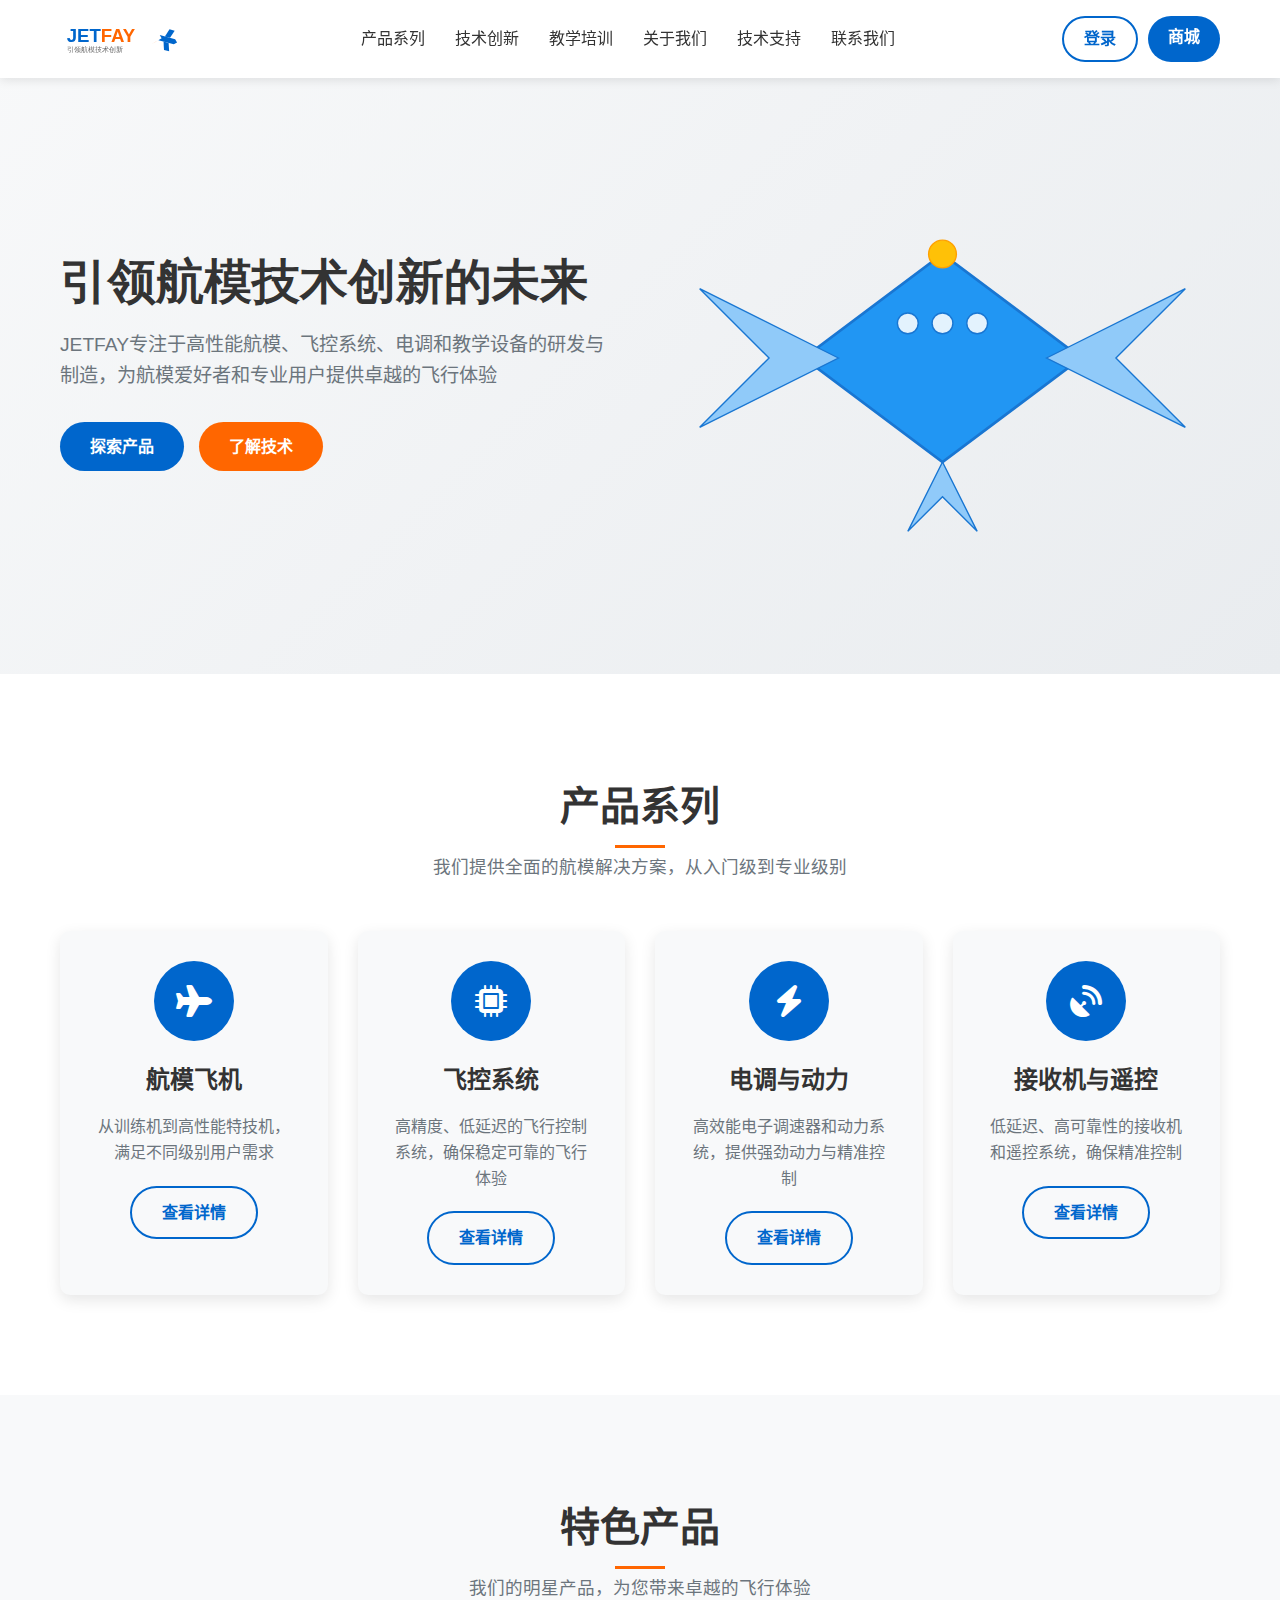
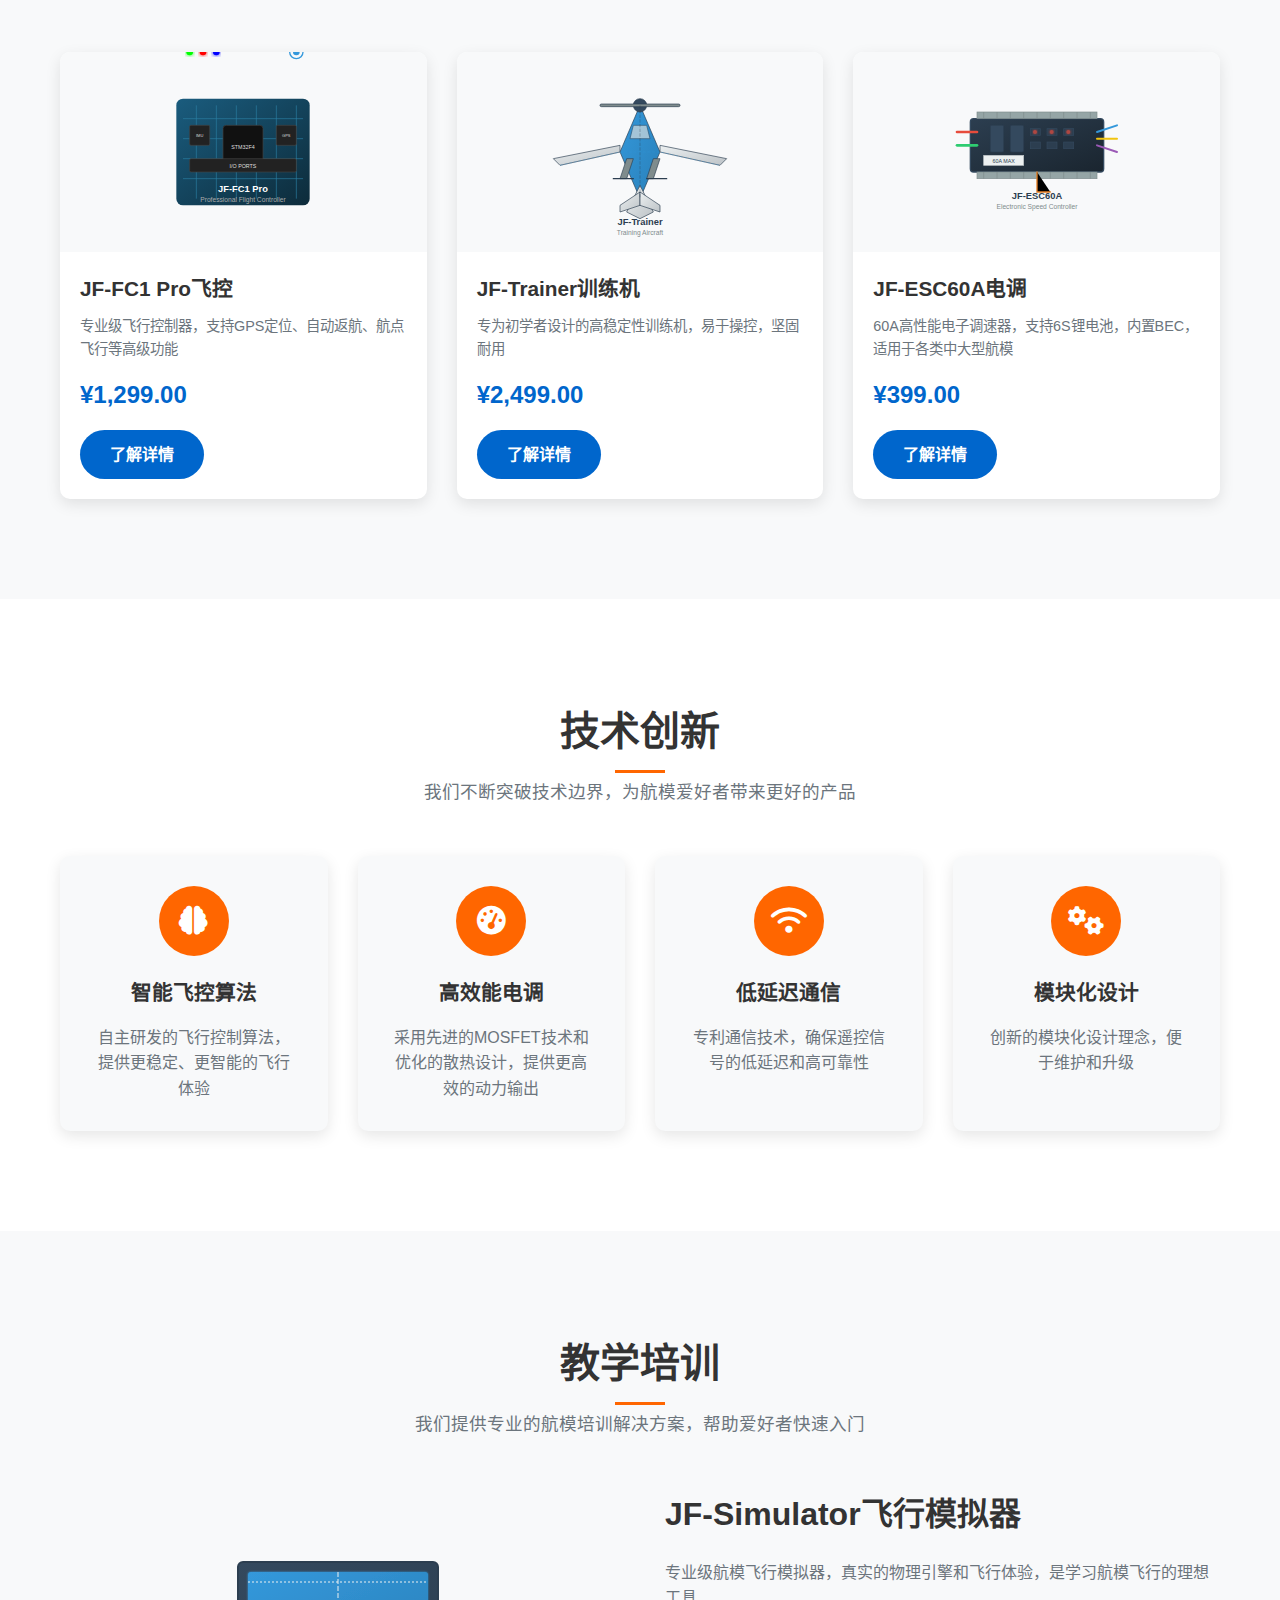
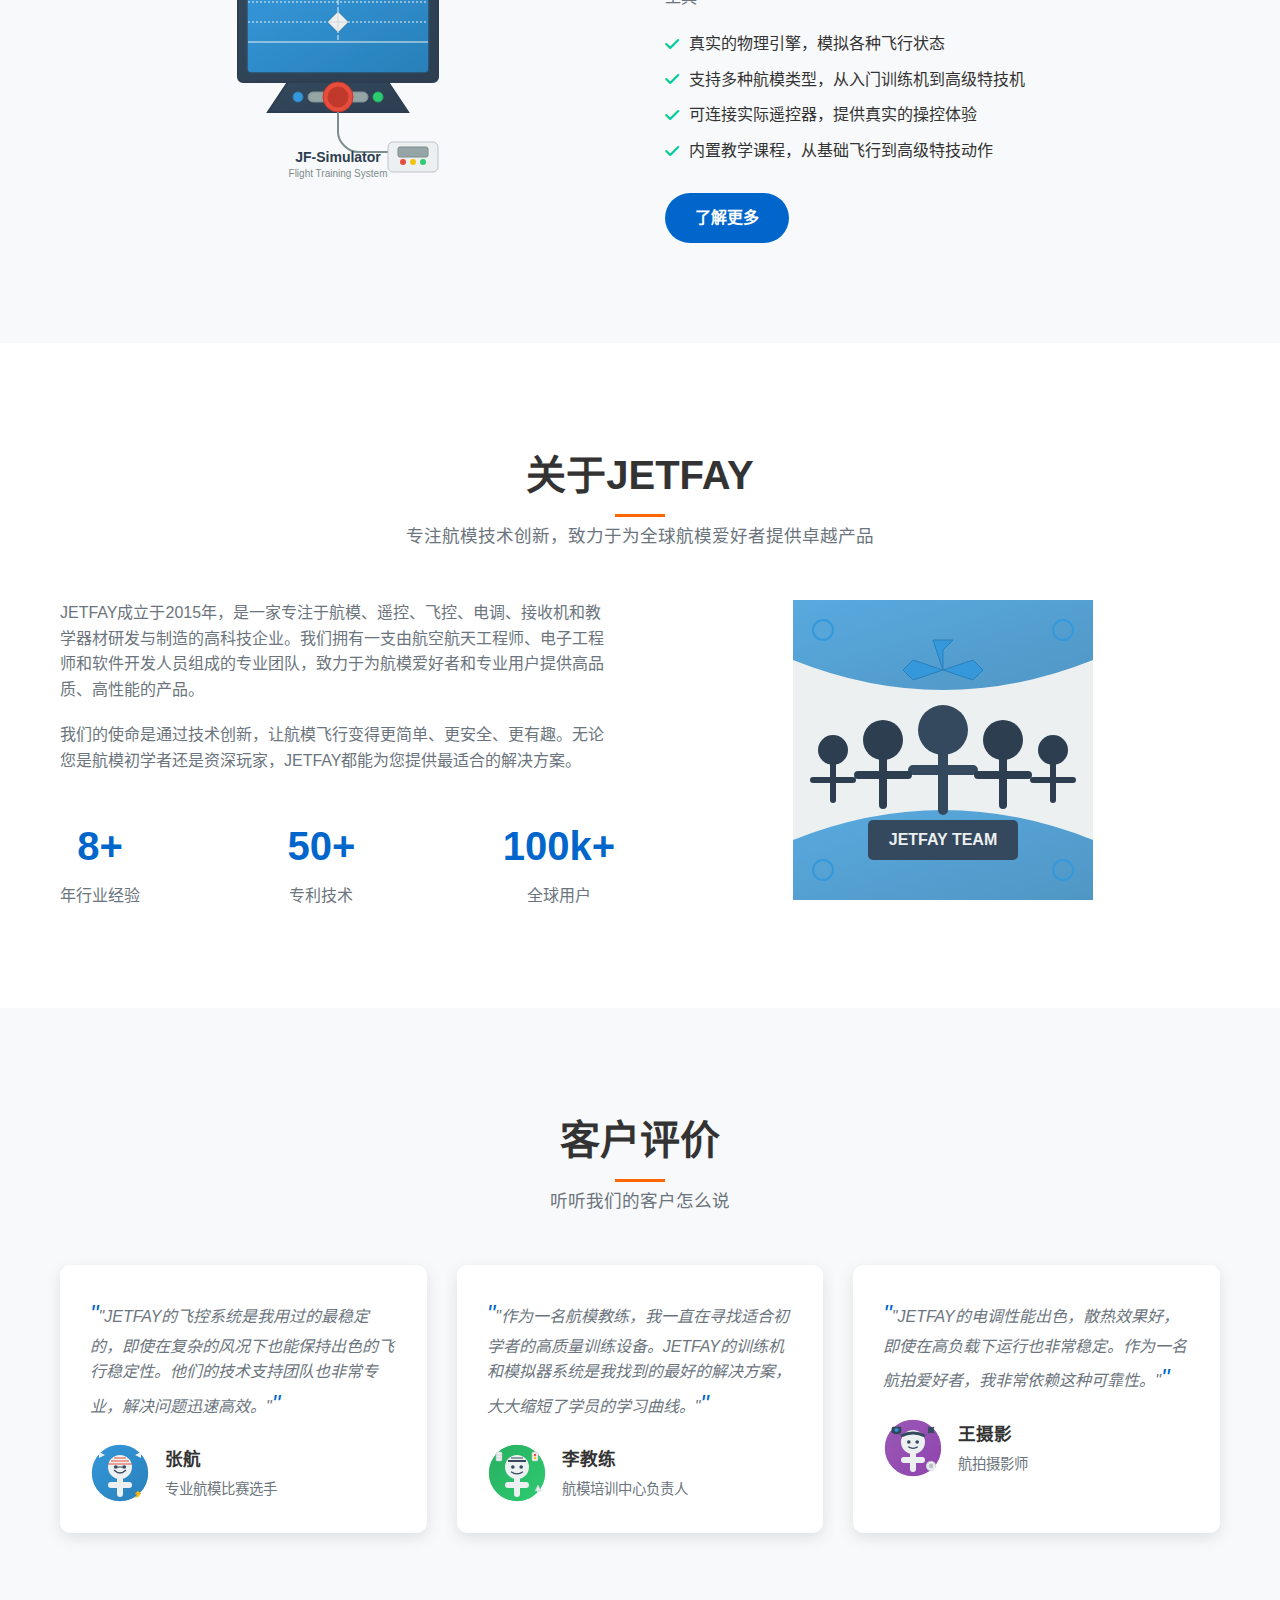
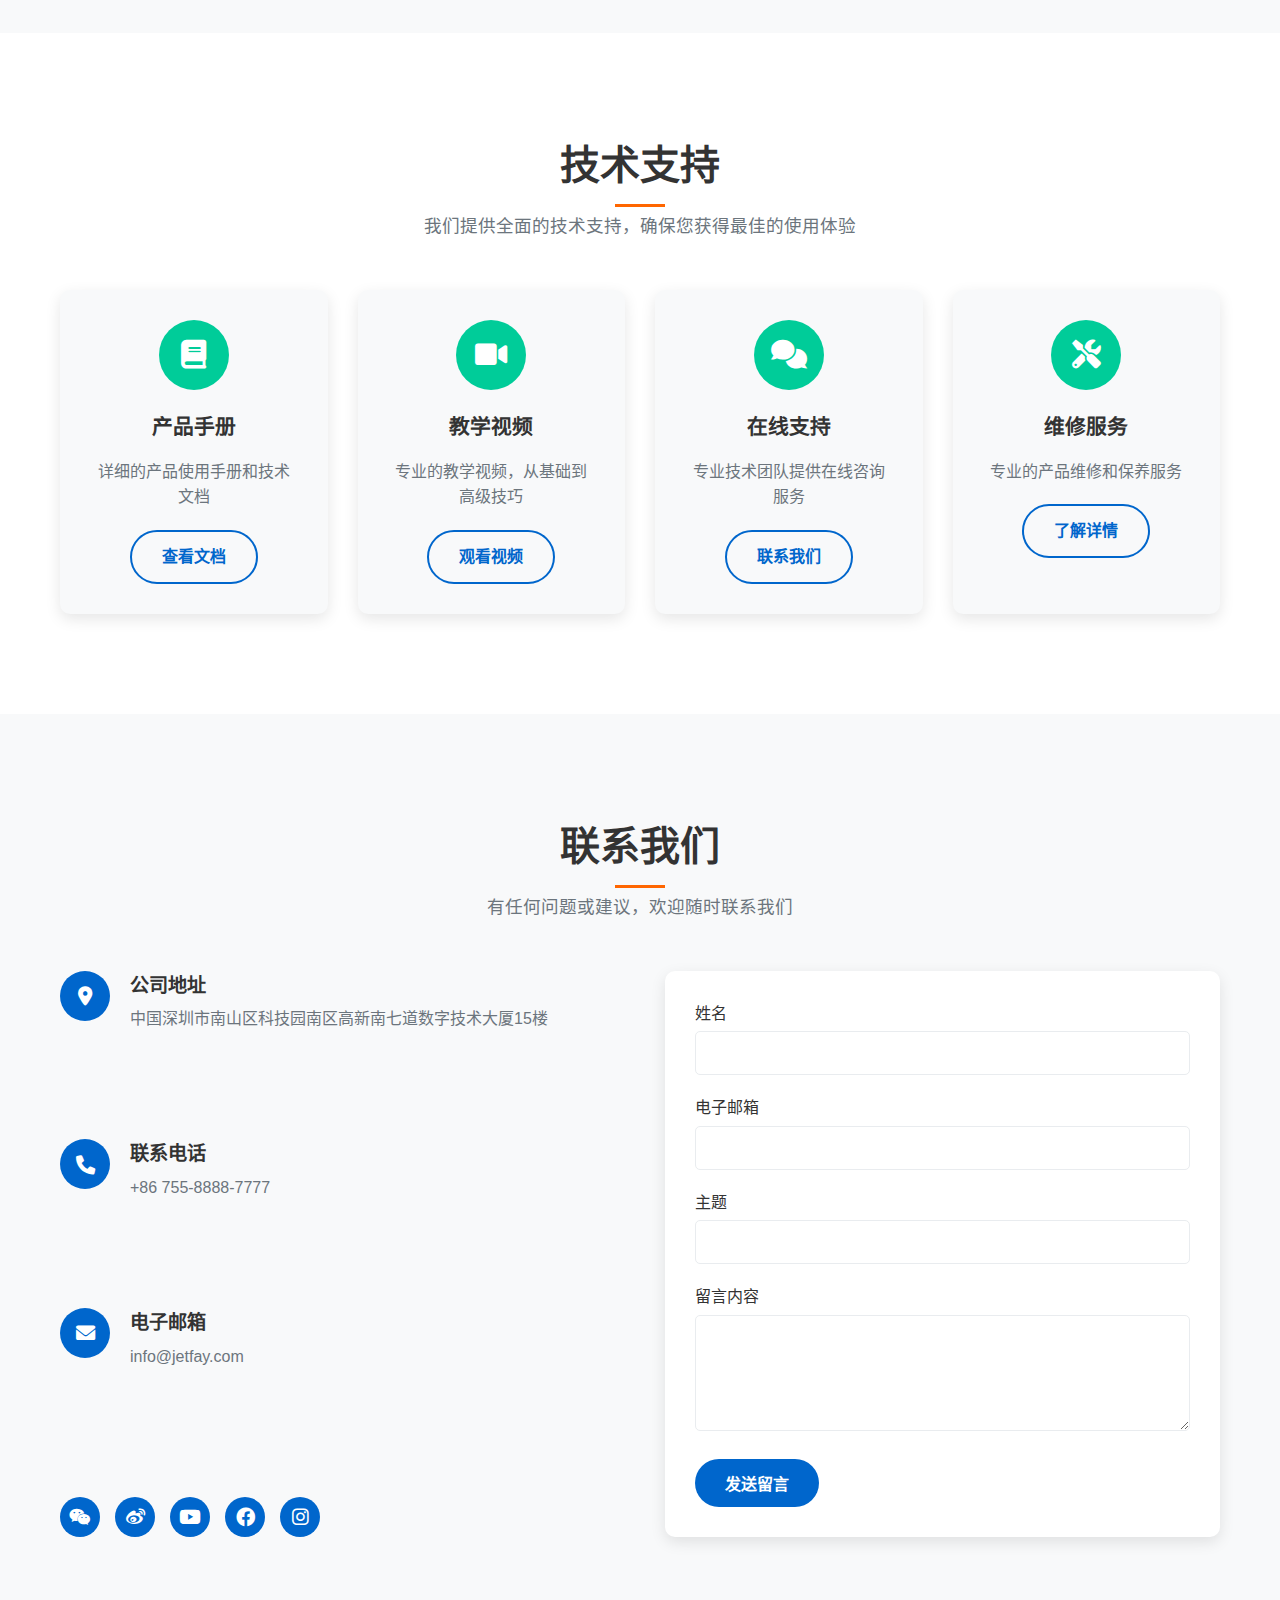
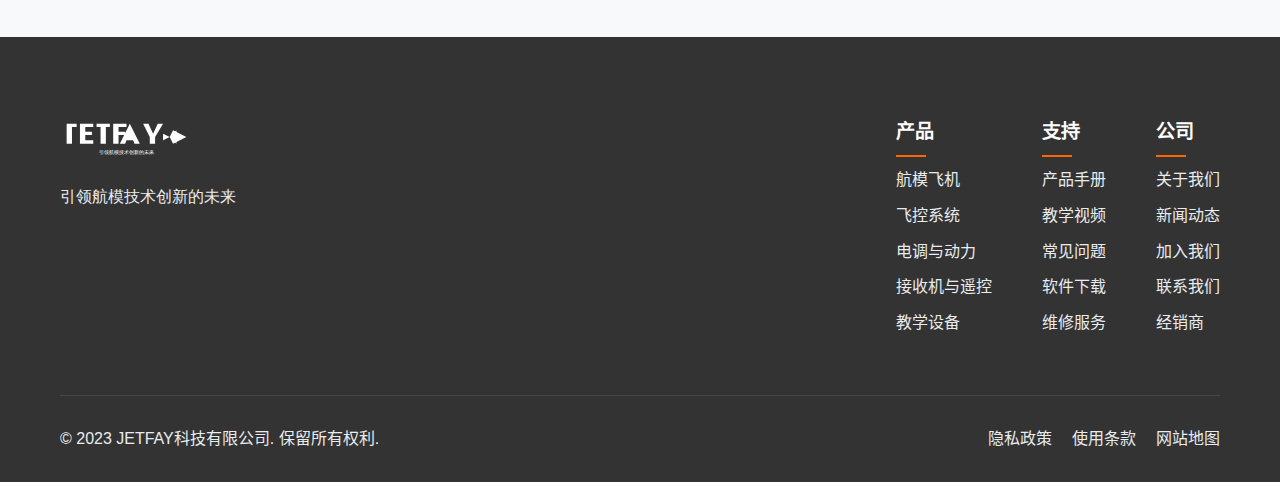
<file: index.html>
<!DOCTYPE html>
<html lang="zh-CN">
<head>
    <meta charset="UTF-8">
    <meta name="viewport" content="width=device-width, initial-scale=1.0">
    <title>JETFAY - 专业航模研发与制造</title>
    <link rel="stylesheet" href="styles.css">
    <link rel="stylesheet" href="https://cdnjs.cloudflare.com/ajax/libs/font-awesome/6.0.0-beta3/css/all.min.css">
</head>
<body>
    <!-- 导航栏 -->
    <header>
        <div class="container">
            <div class="logo">
                <a href="index.html"><img src="images/logo.svg" alt="JETFAY Logo"></a>
            </div>
            <nav>
                <ul>
                    <li><a href="#products">产品系列</a></li>
                    <li><a href="#technology">技术创新</a></li>
                    <li><a href="#training">教学培训</a></li>
                    <li><a href="#about">关于我们</a></li>
                    <li><a href="#support">技术支持</a></li>
                    <li><a href="#contact">联系我们</a></li>
                </ul>
            </nav>
            <div class="nav-buttons">
                <a href="#" class="btn btn-outline">登录</a>
                <a href="#" class="btn btn-primary">商城</a>
            </div>
        </div>
    </header>

    <!-- 英雄区域 -->
    <section class="hero">
        <div class="container">
            <div class="hero-content">
                <h1>引领航模技术创新的未来</h1>
                <p>JETFAY专注于高性能航模、飞控系统、电调和教学设备的研发与制造，为航模爱好者和专业用户提供卓越的飞行体验</p>
                <div class="hero-buttons">
                    <a href="#products" class="btn btn-primary">探索产品</a>
                    <a href="#technology" class="btn btn-secondary">了解技术</a>
                </div>
            </div>
            <div class="hero-image">
                <img src="images/hero-aircraft.svg" alt="JETFAY高性能航模">
            </div>
        </div>
    </section>

    <!-- 产品系列 -->
    <section id="products" class="products">
        <div class="container">
            <div class="section-header">
                <h2>产品系列</h2>
                <p>我们提供全面的航模解决方案，从入门级到专业级别</p>
            </div>
            <div class="product-categories">
                <div class="category">
                    <div class="category-icon">
                        <i class="fas fa-plane"></i>
                    </div>
                    <h3>航模飞机</h3>
                    <p>从训练机到高性能特技机，满足不同级别用户需求</p>
                    <a href="#" class="btn btn-outline">查看详情</a>
                </div>
                <div class="category">
                    <div class="category-icon">
                        <i class="fas fa-microchip"></i>
                    </div>
                    <h3>飞控系统</h3>
                    <p>高精度、低延迟的飞行控制系统，确保稳定可靠的飞行体验</p>
                    <a href="#" class="btn btn-outline">查看详情</a>
                </div>
                <div class="category">
                    <div class="category-icon">
                        <i class="fas fa-bolt"></i>
                    </div>
                    <h3>电调与动力</h3>
                    <p>高效能电子调速器和动力系统，提供强劲动力与精准控制</p>
                    <a href="#" class="btn btn-outline">查看详情</a>
                </div>
                <div class="category">
                    <div class="category-icon">
                        <i class="fas fa-satellite-dish"></i>
                    </div>
                    <h3>接收机与遥控</h3>
                    <p>低延迟、高可靠性的接收机和遥控系统，确保精准控制</p>
                    <a href="#" class="btn btn-outline">查看详情</a>
                </div>
            </div>
        </div>
    </section>

    <!-- 特色产品 -->
    <section class="featured-products">
        <div class="container">
            <div class="section-header">
                <h2>特色产品</h2>
                <p>我们的明星产品，为您带来卓越的飞行体验</p>
            </div>
            <div class="product-slider">
                <div class="product-card">
                    <div class="product-image">
                        <img src="images/product-fc1.svg" alt="JF-FC1飞控">
                    </div>
                    <div class="product-info">
                        <h3>JF-FC1 Pro飞控</h3>
                        <p>专业级飞行控制器，支持GPS定位、自动返航、航点飞行等高级功能</p>
                        <div class="product-price">¥1,299.00</div>
                        <a href="#" class="btn btn-primary">了解详情</a>
                    </div>
                </div>
                <div class="product-card">
                    <div class="product-image">
                        <img src="images/product-trainer.svg" alt="JF-Trainer训练机">
                    </div>
                    <div class="product-info">
                        <h3>JF-Trainer训练机</h3>
                        <p>专为初学者设计的高稳定性训练机，易于操控，坚固耐用</p>
                        <div class="product-price">¥2,499.00</div>
                        <a href="#" class="btn btn-primary">了解详情</a>
                    </div>
                </div>
                <div class="product-card">
                    <div class="product-image">
                        <img src="images/product-esc.svg" alt="JF-ESC60A电调">
                    </div>
                    <div class="product-info">
                        <h3>JF-ESC60A电调</h3>
                        <p>60A高性能电子调速器，支持6S锂电池，内置BEC，适用于各类中大型航模</p>
                        <div class="product-price">¥399.00</div>
                        <a href="#" class="btn btn-primary">了解详情</a>
                    </div>
                </div>
            </div>
        </div>
    </section>

    <!-- 技术创新 -->
    <section id="technology" class="technology">
        <div class="container">
            <div class="section-header">
                <h2>技术创新</h2>
                <p>我们不断突破技术边界，为航模爱好者带来更好的产品</p>
            </div>
            <div class="tech-features">
                <div class="tech-feature">
                    <div class="tech-icon">
                        <i class="fas fa-brain"></i>
                    </div>
                    <h3>智能飞控算法</h3>
                    <p>自主研发的飞行控制算法，提供更稳定、更智能的飞行体验</p>
                </div>
                <div class="tech-feature">
                    <div class="tech-icon">
                        <i class="fas fa-tachometer-alt"></i>
                    </div>
                    <h3>高效能电调</h3>
                    <p>采用先进的MOSFET技术和优化的散热设计，提供更高效的动力输出</p>
                </div>
                <div class="tech-feature">
                    <div class="tech-icon">
                        <i class="fas fa-wifi"></i>
                    </div>
                    <h3>低延迟通信</h3>
                    <p>专利通信技术，确保遥控信号的低延迟和高可靠性</p>
                </div>
                <div class="tech-feature">
                    <div class="tech-icon">
                        <i class="fas fa-cogs"></i>
                    </div>
                    <h3>模块化设计</h3>
                    <p>创新的模块化设计理念，便于维护和升级</p>
                </div>
            </div>
        </div>
    </section>

    <!-- 教学培训 -->
    <section id="training" class="training">
        <div class="container">
            <div class="section-header">
                <h2>教学培训</h2>
                <p>我们提供专业的航模培训解决方案，帮助爱好者快速入门</p>
            </div>
            <div class="training-content">
                <div class="training-image">
                    <img src="images/training-simulator.svg" alt="JETFAY飞行模拟器">
                </div>
                <div class="training-info">
                    <h3>JF-Simulator飞行模拟器</h3>
                    <p>专业级航模飞行模拟器，真实的物理引擎和飞行体验，是学习航模飞行的理想工具</p>
                    <ul class="training-features">
                        <li><i class="fas fa-check"></i> 真实的物理引擎，模拟各种飞行状态</li>
                        <li><i class="fas fa-check"></i> 支持多种航模类型，从入门训练机到高级特技机</li>
                        <li><i class="fas fa-check"></i> 可连接实际遥控器，提供真实的操控体验</li>
                        <li><i class="fas fa-check"></i> 内置教学课程，从基础飞行到高级特技动作</li>
                    </ul>
                    <a href="#" class="btn btn-primary">了解更多</a>
                </div>
            </div>
        </div>
    </section>

    <!-- 关于我们 -->
    <section id="about" class="about">
        <div class="container">
            <div class="section-header">
                <h2>关于JETFAY</h2>
                <p>专注航模技术创新，致力于为全球航模爱好者提供卓越产品</p>
            </div>
            <div class="about-content">
                <div class="about-info">
                    <p>JETFAY成立于2015年，是一家专注于航模、遥控、飞控、电调、接收机和教学器材研发与制造的高科技企业。我们拥有一支由航空航天工程师、电子工程师和软件开发人员组成的专业团队，致力于为航模爱好者和专业用户提供高品质、高性能的产品。</p>
                    <p>我们的使命是通过技术创新，让航模飞行变得更简单、更安全、更有趣。无论您是航模初学者还是资深玩家，JETFAY都能为您提供最适合的解决方案。</p>
                    <div class="about-stats">
                        <div class="stat">
                            <div class="stat-number">8+</div>
                            <div class="stat-label">年行业经验</div>
                        </div>
                        <div class="stat">
                            <div class="stat-number">50+</div>
                            <div class="stat-label">专利技术</div>
                        </div>
                        <div class="stat">
                            <div class="stat-number">100k+</div>
                            <div class="stat-label">全球用户</div>
                        </div>
                    </div>
                </div>
                <div class="about-image">
                    <img src="images/about-team.svg" alt="JETFAY团队">
                </div>
            </div>
        </div>
    </section>

    <!-- 客户评价 -->
    <section class="testimonials">
        <div class="container">
            <div class="section-header">
                <h2>客户评价</h2>
                <p>听听我们的客户怎么说</p>
            </div>
            <div class="testimonial-slider">
                <div class="testimonial">
                    <div class="testimonial-content">
                        <p>"JETFAY的飞控系统是我用过的最稳定的，即使在复杂的风况下也能保持出色的飞行稳定性。他们的技术支持团队也非常专业，解决问题迅速高效。"</p>
                    </div>
                    <div class="testimonial-author">
                        <img src="images/testimonial-1.svg" alt="张航">
                        <div class="author-info">
                            <h4>张航</h4>
                            <p>专业航模比赛选手</p>
                        </div>
                    </div>
                </div>
                <div class="testimonial">
                    <div class="testimonial-content">
                        <p>"作为一名航模教练，我一直在寻找适合初学者的高质量训练设备。JETFAY的训练机和模拟器系统是我找到的最好的解决方案，大大缩短了学员的学习曲线。"</p>
                    </div>
                    <div class="testimonial-author">
                        <img src="images/testimonial-2.svg" alt="李教练">
                        <div class="author-info">
                            <h4>李教练</h4>
                            <p>航模培训中心负责人</p>
                        </div>
                    </div>
                </div>
                <div class="testimonial">
                    <div class="testimonial-content">
                        <p>"JETFAY的电调性能出色，散热效果好，即使在高负载下运行也非常稳定。作为一名航拍爱好者，我非常依赖这种可靠性。"</p>
                    </div>
                    <div class="testimonial-author">
                        <img src="images/testimonial-3.svg" alt="王摄影">
                        <div class="author-info">
                            <h4>王摄影</h4>
                            <p>航拍摄影师</p>
                        </div>
                    </div>
                </div>
            </div>
        </div>
    </section>

    <!-- 技术支持 -->
    <section id="support" class="support">
        <div class="container">
            <div class="section-header">
                <h2>技术支持</h2>
                <p>我们提供全面的技术支持，确保您获得最佳的使用体验</p>
            </div>
            <div class="support-options">
                <div class="support-option">
                    <div class="support-icon">
                        <i class="fas fa-book"></i>
                    </div>
                    <h3>产品手册</h3>
                    <p>详细的产品使用手册和技术文档</p>
                    <a href="#" class="btn btn-outline">查看文档</a>
                </div>
                <div class="support-option">
                    <div class="support-icon">
                        <i class="fas fa-video"></i>
                    </div>
                    <h3>教学视频</h3>
                    <p>专业的教学视频，从基础到高级技巧</p>
                    <a href="#" class="btn btn-outline">观看视频</a>
                </div>
                <div class="support-option">
                    <div class="support-icon">
                        <i class="fas fa-comments"></i>
                    </div>
                    <h3>在线支持</h3>
                    <p>专业技术团队提供在线咨询服务</p>
                    <a href="#" class="btn btn-outline">联系我们</a>
                </div>
                <div class="support-option">
                    <div class="support-icon">
                        <i class="fas fa-tools"></i>
                    </div>
                    <h3>维修服务</h3>
                    <p>专业的产品维修和保养服务</p>
                    <a href="#" class="btn btn-outline">了解详情</a>
                </div>
            </div>
        </div>
    </section>

    <!-- 联系我们 -->
    <section id="contact" class="contact">
        <div class="container">
            <div class="section-header">
                <h2>联系我们</h2>
                <p>有任何问题或建议，欢迎随时联系我们</p>
            </div>
            <div class="contact-content">
                <div class="contact-info">
                    <div class="contact-item">
                        <div class="contact-icon">
                            <i class="fas fa-map-marker-alt"></i>
                        </div>
                        <div class="contact-text">
                            <h3>公司地址</h3>
                            <p>中国深圳市南山区科技园南区高新南七道数字技术大厦15楼</p>
                        </div>
                    </div>
                    <div class="contact-item">
                        <div class="contact-icon">
                            <i class="fas fa-phone"></i>
                        </div>
                        <div class="contact-text">
                            <h3>联系电话</h3>
                            <p>+86 755-8888-7777</p>
                        </div>
                    </div>
                    <div class="contact-item">
                        <div class="contact-icon">
                            <i class="fas fa-envelope"></i>
                        </div>
                        <div class="contact-text">
                            <h3>电子邮箱</h3>
                            <p>info@jetfay.com</p>
                        </div>
                    </div>
                    <div class="social-media">
                        <a href="#" class="social-icon"><i class="fab fa-weixin"></i></a>
                        <a href="#" class="social-icon"><i class="fab fa-weibo"></i></a>
                        <a href="#" class="social-icon"><i class="fab fa-youtube"></i></a>
                        <a href="#" class="social-icon"><i class="fab fa-facebook"></i></a>
                        <a href="#" class="social-icon"><i class="fab fa-instagram"></i></a>
                    </div>
                </div>
                <div class="contact-form">
                    <form action="#" method="post">
                        <div class="form-group">
                            <label for="name">姓名</label>
                            <input type="text" id="name" name="name" required>
                        </div>
                        <div class="form-group">
                            <label for="email">电子邮箱</label>
                            <input type="email" id="email" name="email" required>
                        </div>
                        <div class="form-group">
                            <label for="subject">主题</label>
                            <input type="text" id="subject" name="subject" required>
                        </div>
                        <div class="form-group">
                            <label for="message">留言内容</label>
                            <textarea id="message" name="message" rows="5" required></textarea>
                        </div>
                        <button type="submit" class="btn btn-primary">发送留言</button>
                    </form>
                </div>
            </div>
        </div>
    </section>

    <!-- 页脚 -->
    <footer>
        <div class="container">
            <div class="footer-content">
                <div class="footer-logo">
                    <img src="images/logo-white.svg" alt="JETFAY Logo">
                    <p>引领航模技术创新的未来</p>
                </div>
                <div class="footer-links">
                    <div class="footer-column">
                        <h3>产品</h3>
                        <ul>
                            <li><a href="#">航模飞机</a></li>
                            <li><a href="#">飞控系统</a></li>
                            <li><a href="#">电调与动力</a></li>
                            <li><a href="#">接收机与遥控</a></li>
                            <li><a href="#">教学设备</a></li>
                        </ul>
                    </div>
                    <div class="footer-column">
                        <h3>支持</h3>
                        <ul>
                            <li><a href="#">产品手册</a></li>
                            <li><a href="#">教学视频</a></li>
                            <li><a href="#">常见问题</a></li>
                            <li><a href="#">软件下载</a></li>
                            <li><a href="#">维修服务</a></li>
                        </ul>
                    </div>
                    <div class="footer-column">
                        <h3>公司</h3>
                        <ul>
                            <li><a href="#">关于我们</a></li>
                            <li><a href="#">新闻动态</a></li>
                            <li><a href="#">加入我们</a></li>
                            <li><a href="#">联系我们</a></li>
                            <li><a href="#">经销商</a></li>
                        </ul>
                    </div>
                </div>
            </div>
            <div class="footer-bottom">
                <div class="copyright">
                    <p>&copy; 2023 JETFAY科技有限公司. 保留所有权利.</p>
                </div>
                <div class="footer-nav">
                    <a href="#">隐私政策</a>
                    <a href="#">使用条款</a>
                    <a href="#">网站地图</a>
                </div>
            </div>
        </div>
    </footer>

    <script src="script.js"></script>
</body>
</html>
</file>
<file: styles.css>
/* 全局样式 */
:root {
    --primary-color: #0066cc;
    --secondary-color: #ff6600;
    --accent-color: #00cc99;
    --dark-color: #333333;
    --light-color: #f8f9fa;
    --gray-color: #6c757d;
    --light-gray: #e9ecef;
    --white-color: #ffffff;
    --box-shadow: 0 5px 15px rgba(0, 0, 0, 0.1);
    --transition: all 0.3s ease;
}

* {
    margin: 0;
    padding: 0;
    box-sizing: border-box;
}

html {
    scroll-behavior: smooth;
}

body {
    font-family: 'Segoe UI', 'Helvetica Neue', Arial, sans-serif;
    line-height: 1.6;
    color: var(--dark-color);
    background-color: var(--white-color);
}

.container {
    width: 100%;
    max-width: 1200px;
    margin: 0 auto;
    padding: 0 20px;
}

a {
    text-decoration: none;
    color: var(--primary-color);
    transition: var(--transition);
}

a:hover {
    color: var(--secondary-color);
}

ul {
    list-style: none;
}

img {
    max-width: 100%;
    height: auto;
}

.section-header {
    text-align: center;
    margin-bottom: 50px;
}

.section-header h2 {
    font-size: 2.5rem;
    margin-bottom: 15px;
    color: var(--dark-color);
    position: relative;
    display: inline-block;
}

.section-header h2:after {
    content: '';
    position: absolute;
    bottom: -10px;
    left: 50%;
    transform: translateX(-50%);
    width: 50px;
    height: 3px;
    background-color: var(--secondary-color);
}

.section-header p {
    font-size: 1.1rem;
    color: var(--gray-color);
    max-width: 700px;
    margin: 0 auto;
}

/* 按钮样式 */
.btn {
    display: inline-block;
    padding: 12px 30px;
    border-radius: 30px;
    font-weight: 600;
    text-align: center;
    cursor: pointer;
    transition: var(--transition);
    border: none;
    font-size: 1rem;
}

.btn-primary {
    background-color: var(--primary-color);
    color: var(--white-color);
}

.btn-primary:hover {
    background-color: #0055aa;
    color: var(--white-color);
    transform: translateY(-3px);
    box-shadow: var(--box-shadow);
}

.btn-secondary {
    background-color: var(--secondary-color);
    color: var(--white-color);
}

.btn-secondary:hover {
    background-color: #e55500;
    color: var(--white-color);
    transform: translateY(-3px);
    box-shadow: var(--box-shadow);
}

.btn-outline {
    background-color: transparent;
    color: var(--primary-color);
    border: 2px solid var(--primary-color);
}

.btn-outline:hover {
    background-color: var(--primary-color);
    color: var(--white-color);
    transform: translateY(-3px);
    box-shadow: var(--box-shadow);
}

/* 导航栏 */
header {
    position: fixed;
    top: 0;
    left: 0;
    width: 100%;
    background-color: var(--white-color);
    box-shadow: 0 2px 10px rgba(0, 0, 0, 0.1);
    z-index: 1000;
    padding: 15px 0;
    transition: var(--transition);
}

header .container {
    display: flex;
    justify-content: space-between;
    align-items: center;
}

.logo img {
    height: 40px;
}

nav ul {
    display: flex;
}

nav ul li {
    margin: 0 15px;
}

nav ul li a {
    color: var(--dark-color);
    font-weight: 500;
    padding: 5px 0;
    position: relative;
}

nav ul li a:after {
    content: '';
    position: absolute;
    bottom: 0;
    left: 0;
    width: 0;
    height: 2px;
    background-color: var(--primary-color);
    transition: var(--transition);
}

nav ul li a:hover:after,
nav ul li a.active:after {
    width: 100%;
}

.nav-buttons {
    display: flex;
    gap: 10px;
}

.nav-buttons .btn {
    padding: 8px 20px;
}

/* 英雄区域 */
.hero {
    padding: 150px 0 100px;
    background: linear-gradient(135deg, #f8f9fa 0%, #e9ecef 100%);
    position: relative;
    overflow: hidden;
}

.hero .container {
    display: flex;
    align-items: center;
    justify-content: space-between;
}

.hero-content {
    flex: 1;
    padding-right: 50px;
}

.hero-content h1 {
    font-size: 3rem;
    margin-bottom: 20px;
    color: var(--dark-color);
    line-height: 1.2;
}

.hero-content p {
    font-size: 1.2rem;
    margin-bottom: 30px;
    color: var(--gray-color);
}

.hero-buttons {
    display: flex;
    gap: 15px;
}

.hero-image {
    flex: 1;
    text-align: center;
}

.hero-image img {
    max-width: 100%;
    animation: float 6s ease-in-out infinite;
}

@keyframes float {
    0% {
        transform: translateY(0px);
    }
    50% {
        transform: translateY(-20px);
    }
    100% {
        transform: translateY(0px);
    }
}

/* 产品系列 */
.products {
    padding: 100px 0;
    background-color: var(--white-color);
}

.product-categories {
    display: grid;
    grid-template-columns: repeat(auto-fit, minmax(250px, 1fr));
    gap: 30px;
}

.category {
    background-color: var(--light-color);
    border-radius: 10px;
    padding: 30px;
    text-align: center;
    transition: var(--transition);
    box-shadow: var(--box-shadow);
}

.category:hover {
    transform: translateY(-10px);
    box-shadow: 0 15px 30px rgba(0, 0, 0, 0.15);
}

.category-icon {
    width: 80px;
    height: 80px;
    margin: 0 auto 20px;
    background-color: var(--primary-color);
    border-radius: 50%;
    display: flex;
    align-items: center;
    justify-content: center;
    color: var(--white-color);
    font-size: 2rem;
}

.category h3 {
    font-size: 1.5rem;
    margin-bottom: 15px;
    color: var(--dark-color);
}

.category p {
    margin-bottom: 20px;
    color: var(--gray-color);
}

/* 特色产品 */
.featured-products {
    padding: 100px 0;
    background-color: var(--light-color);
}

.product-slider {
    display: grid;
    grid-template-columns: repeat(auto-fit, minmax(300px, 1fr));
    gap: 30px;
}

.product-card {
    background-color: var(--white-color);
    border-radius: 10px;
    overflow: hidden;
    box-shadow: var(--box-shadow);
    transition: var(--transition);
}

.product-card:hover {
    transform: translateY(-10px);
    box-shadow: 0 15px 30px rgba(0, 0, 0, 0.15);
}

.product-image {
    height: 200px;
    overflow: hidden;
    display: flex;
    align-items: center;
    justify-content: center;
    background-color: var(--light-color);
}

.product-image img {
    max-height: 100%;
    transition: var(--transition);
}

.product-card:hover .product-image img {
    transform: scale(1.05);
}

.product-info {
    padding: 20px;
}

.product-info h3 {
    font-size: 1.3rem;
    margin-bottom: 10px;
    color: var(--dark-color);
}

.product-info p {
    margin-bottom: 15px;
    color: var(--gray-color);
    font-size: 0.9rem;
}

.product-price {
    font-size: 1.5rem;
    font-weight: 700;
    color: var(--primary-color);
    margin-bottom: 15px;
}

/* 技术创新 */
.technology {
    padding: 100px 0;
    background-color: var(--white-color);
}

.tech-features {
    display: grid;
    grid-template-columns: repeat(auto-fit, minmax(250px, 1fr));
    gap: 30px;
}

.tech-feature {
    text-align: center;
    padding: 30px;
    border-radius: 10px;
    transition: var(--transition);
    background-color: var(--light-color);
    box-shadow: var(--box-shadow);
}

.tech-feature:hover {
    transform: translateY(-10px);
    box-shadow: 0 15px 30px rgba(0, 0, 0, 0.15);
}

.tech-icon {
    width: 70px;
    height: 70px;
    margin: 0 auto 20px;
    background-color: var(--secondary-color);
    border-radius: 50%;
    display: flex;
    align-items: center;
    justify-content: center;
    color: var(--white-color);
    font-size: 1.8rem;
}

.tech-feature h3 {
    font-size: 1.3rem;
    margin-bottom: 15px;
    color: var(--dark-color);
}

.tech-feature p {
    color: var(--gray-color);
}

/* 教学培训 */
.training {
    padding: 100px 0;
    background-color: var(--light-color);
}

.training-content {
    display: flex;
    align-items: center;
    gap: 50px;
}

.training-image {
    flex: 1;
    text-align: center;
}

.training-info {
    flex: 1;
}

.training-info h3 {
    font-size: 2rem;
    margin-bottom: 20px;
    color: var(--dark-color);
}

.training-info p {
    margin-bottom: 20px;
    color: var(--gray-color);
}

.training-features {
    margin-bottom: 30px;
}

.training-features li {
    margin-bottom: 10px;
    display: flex;
    align-items: center;
}

.training-features li i {
    color: var(--accent-color);
    margin-right: 10px;
}

/* 关于我们 */
.about {
    padding: 100px 0;
    background-color: var(--white-color);
}

.about-content {
    display: flex;
    align-items: center;
    gap: 50px;
}

.about-info {
    flex: 1;
}

.about-info p {
    margin-bottom: 20px;
    color: var(--gray-color);
}

.about-stats {
    display: flex;
    justify-content: space-between;
    margin-top: 40px;
}

.stat {
    text-align: center;
}

.stat-number {
    font-size: 2.5rem;
    font-weight: 700;
    color: var(--primary-color);
    margin-bottom: 5px;
}

.stat-label {
    color: var(--gray-color);
    font-size: 1rem;
}

.about-image {
    flex: 1;
    text-align: center;
}

/* 客户评价 */
.testimonials {
    padding: 100px 0;
    background-color: var(--light-color);
}

.testimonial-slider {
    display: grid;
    grid-template-columns: repeat(auto-fit, minmax(300px, 1fr));
    gap: 30px;
}

.testimonial {
    background-color: var(--white-color);
    border-radius: 10px;
    padding: 30px;
    box-shadow: var(--box-shadow);
    transition: var(--transition);
}

.testimonial:hover {
    transform: translateY(-10px);
    box-shadow: 0 15px 30px rgba(0, 0, 0, 0.15);
}

.testimonial-content {
    margin-bottom: 20px;
}

.testimonial-content p {
    font-style: italic;
    color: var(--gray-color);
    position: relative;
}

.testimonial-content p:before,
.testimonial-content p:after {
    content: '"';
    font-size: 1.5rem;
    color: var(--primary-color);
}

.testimonial-author {
    display: flex;
    align-items: center;
}

.testimonial-author img {
    width: 60px;
    height: 60px;
    border-radius: 50%;
    margin-right: 15px;
    object-fit: cover;
}

.author-info h4 {
    font-size: 1.1rem;
    margin-bottom: 5px;
    color: var(--dark-color);
}

.author-info p {
    font-size: 0.9rem;
    color: var(--gray-color);
}

/* 技术支持 */
.support {
    padding: 100px 0;
    background-color: var(--white-color);
}

.support-options {
    display: grid;
    grid-template-columns: repeat(auto-fit, minmax(250px, 1fr));
    gap: 30px;
}

.support-option {
    text-align: center;
    padding: 30px;
    border-radius: 10px;
    background-color: var(--light-color);
    box-shadow: var(--box-shadow);
    transition: var(--transition);
}

.support-option:hover {
    transform: translateY(-10px);
    box-shadow: 0 15px 30px rgba(0, 0, 0, 0.15);
}

.support-icon {
    width: 70px;
    height: 70px;
    margin: 0 auto 20px;
    background-color: var(--accent-color);
    border-radius: 50%;
    display: flex;
    align-items: center;
    justify-content: center;
    color: var(--white-color);
    font-size: 1.8rem;
}

.support-option h3 {
    font-size: 1.3rem;
    margin-bottom: 15px;
    color: var(--dark-color);
}

.support-option p {
    margin-bottom: 20px;
    color: var(--gray-color);
}

/* 联系我们 */
.contact {
    padding: 100px 0;
    background-color: var(--light-color);
}

.contact-content {
    display: grid;
    grid-template-columns: repeat(auto-fit, minmax(300px, 1fr));
    gap: 50px;
}

.contact-info {
    display: flex;
    flex-direction: column;
    justify-content: space-between;
}

.contact-item {
    display: flex;
    margin-bottom: 30px;
}

.contact-icon {
    width: 50px;
    height: 50px;
    background-color: var(--primary-color);
    border-radius: 50%;
    display: flex;
    align-items: center;
    justify-content: center;
    color: var(--white-color);
    font-size: 1.2rem;
    margin-right: 20px;
}

.contact-text h3 {
    font-size: 1.2rem;
    margin-bottom: 5px;
    color: var(--dark-color);
}

.contact-text p {
    color: var(--gray-color);
}

.social-media {
    display: flex;
    gap: 15px;
    margin-top: 20px;
}

.social-icon {
    width: 40px;
    height: 40px;
    background-color: var(--primary-color);
    border-radius: 50%;
    display: flex;
    align-items: center;
    justify-content: center;
    color: var(--white-color);
    font-size: 1.2rem;
    transition: var(--transition);
}

.social-icon:hover {
    background-color: var(--secondary-color);
    transform: translateY(-5px);
}

.contact-form form {
    background-color: var(--white-color);
    padding: 30px;
    border-radius: 10px;
    box-shadow: var(--box-shadow);
}

.form-group {
    margin-bottom: 20px;
}

.form-group label {
    display: block;
    margin-bottom: 5px;
    color: var(--dark-color);
    font-weight: 500;
}

.form-group input,
.form-group textarea {
    width: 100%;
    padding: 12px 15px;
    border: 1px solid var(--light-gray);
    border-radius: 5px;
    font-size: 1rem;
    transition: var(--transition);
}

.form-group input:focus,
.form-group textarea:focus {
    outline: none;
    border-color: var(--primary-color);
    box-shadow: 0 0 0 2px rgba(0, 102, 204, 0.2);
}

/* 页脚 */
footer {
    background-color: var(--dark-color);
    color: var(--white-color);
    padding: 80px 0 30px;
}

.footer-content {
    display: flex;
    justify-content: space-between;
    margin-bottom: 50px;
}

.footer-logo img {
    height: 40px;
    margin-bottom: 20px;
}

.footer-logo p {
    color: var(--light-gray);
    max-width: 300px;
}

.footer-links {
    display: flex;
    gap: 50px;
}

.footer-column h3 {
    font-size: 1.2rem;
    margin-bottom: 20px;
    color: var(--white-color);
    position: relative;
}

.footer-column h3:after {
    content: '';
    position: absolute;
    bottom: -10px;
    left: 0;
    width: 30px;
    height: 2px;
    background-color: var(--secondary-color);
}

.footer-column ul li {
    margin-bottom: 10px;
}

.footer-column ul li a {
    color: var(--light-gray);
    transition: var(--transition);
}

.footer-column ul li a:hover {
    color: var(--secondary-color);
    padding-left: 5px;
}

.footer-bottom {
    display: flex;
    justify-content: space-between;
    align-items: center;
    padding-top: 30px;
    border-top: 1px solid rgba(255, 255, 255, 0.1);
}

.copyright p {
    color: var(--light-gray);
}

.footer-nav {
    display: flex;
    gap: 20px;
}

.footer-nav a {
    color: var(--light-gray);
    transition: var(--transition);
}

.footer-nav a:hover {
    color: var(--secondary-color);
}

/* 响应式设计 */
@media (max-width: 992px) {
    .hero-content h1 {
        font-size: 2.5rem;
    }
    
    .training-content,
    .about-content {
        flex-direction: column;
    }
    
    .training-image,
    .about-image {
        margin-bottom: 30px;
    }
    
    .footer-content {
        flex-direction: column;
    }
    
    .footer-logo {
        margin-bottom: 30px;
    }
    
    .footer-links {
        flex-wrap: wrap;
    }
    
    .footer-column {
        flex: 1 0 calc(50% - 25px);
        margin-bottom: 30px;
    }
}

@media (max-width: 768px) {
    header .container {
        flex-direction: column;
    }
    
    .logo {
        margin-bottom: 15px;
    }
    
    nav ul {
        flex-wrap: wrap;
        justify-content: center;
        margin-bottom: 15px;
    }
    
    .hero .container {
        flex-direction: column;
    }
    
    .hero-content {
        padding-right: 0;
        margin-bottom: 50px;
        text-align: center;
    }
    
    .hero-buttons {
        justify-content: center;
    }
    
    .section-header h2 {
        font-size: 2rem;
    }
    
    .footer-bottom {
        flex-direction: column;
        text-align: center;
    }
    
    .copyright {
        margin-bottom: 15px;
    }
}

@media (max-width: 576px) {
    .hero-content h1 {
        font-size: 2rem;
    }
    
    .hero-content p {
        font-size: 1rem;
    }
    
    .btn {
        padding: 10px 20px;
        font-size: 0.9rem;
    }
    
    .footer-column {
        flex: 1 0 100%;
    }
    
    .footer-links {
        gap: 0;
    }
    
    .contact-content {
        grid-template-columns: 1fr;
    }
    
    .about-stats {
        flex-direction: column;
        gap: 20px;
    }
}
</file>
